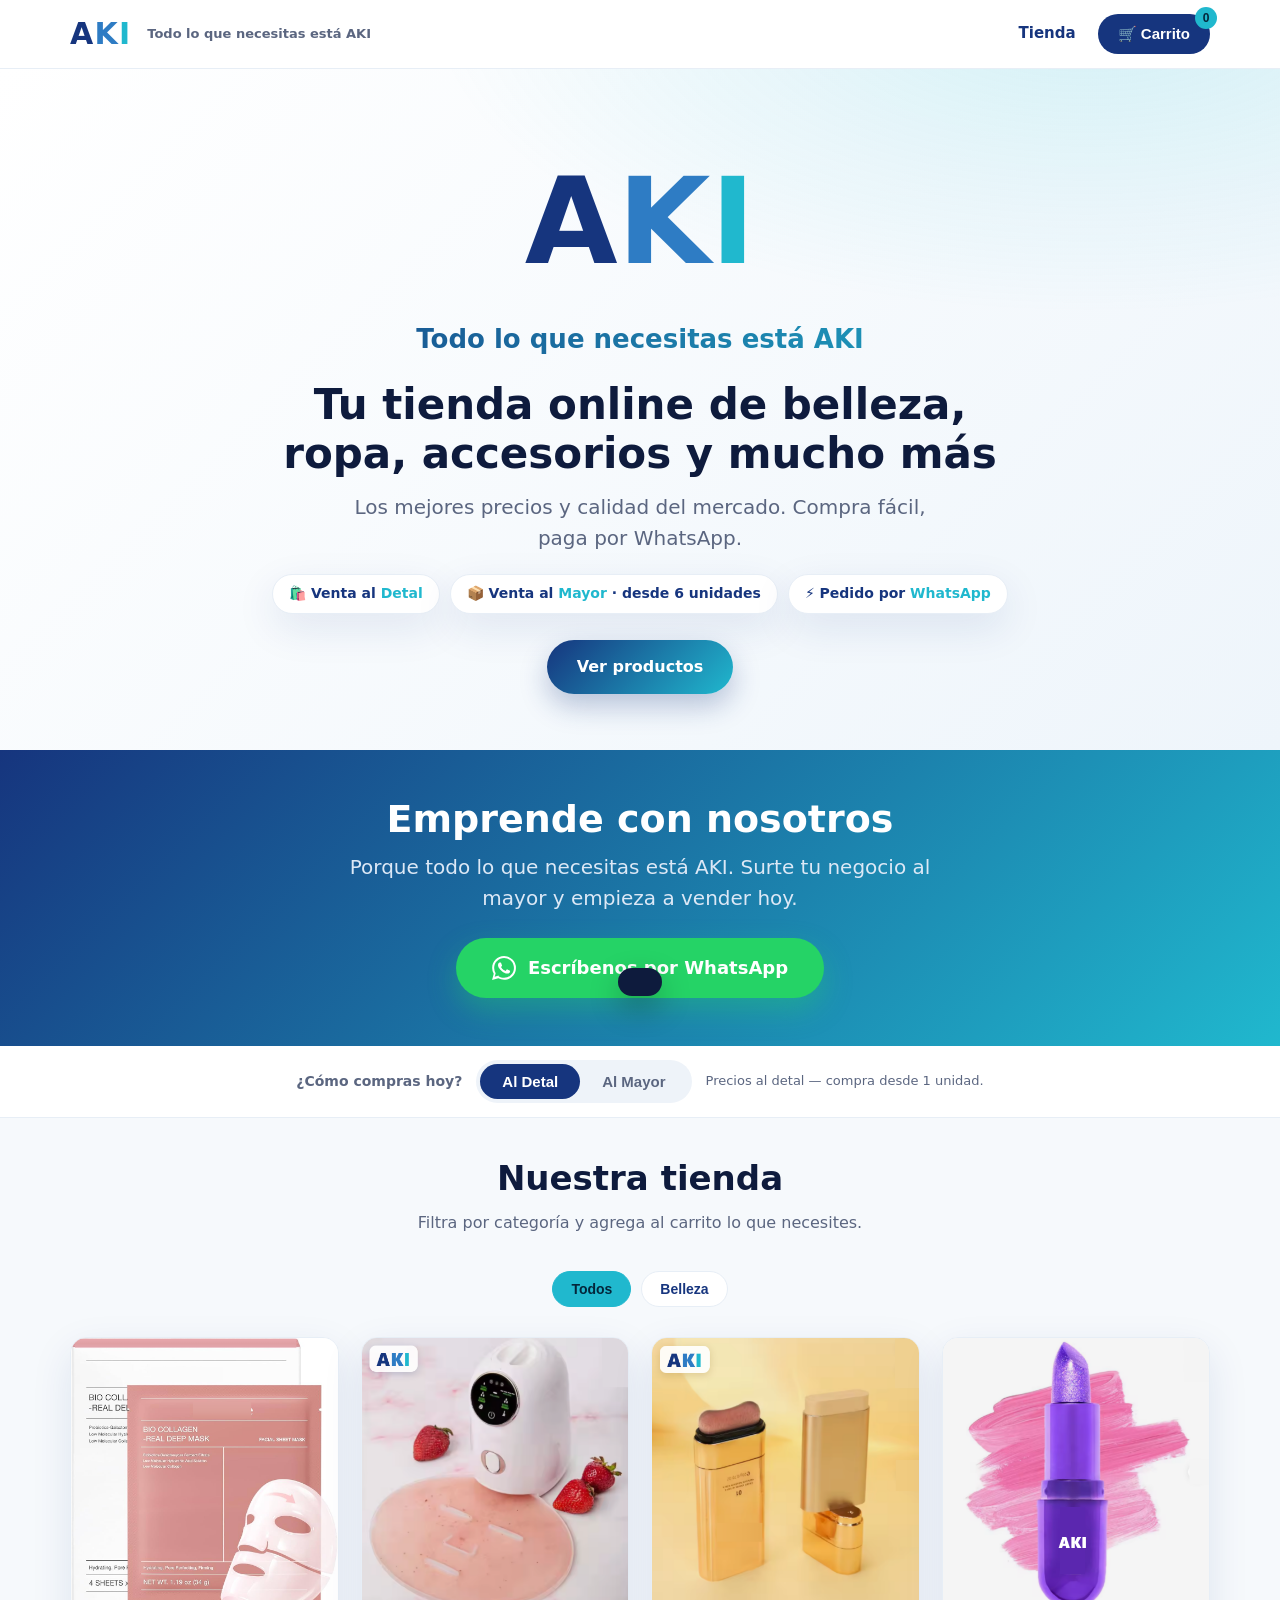
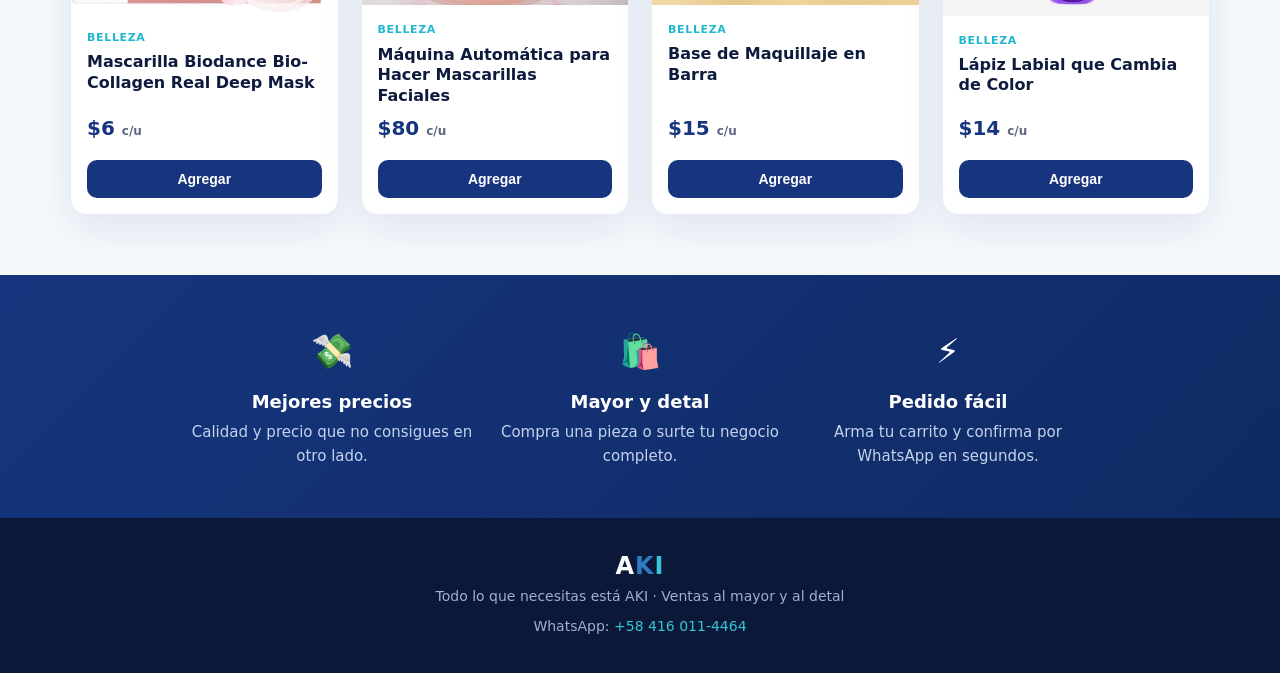
<file: site/index.html>
<!DOCTYPE html>
<html lang="es">
<head>
<meta charset="UTF-8">
<meta name="viewport" content="width=device-width, initial-scale=1.0">
<title>AKI · Todo lo que necesitas está AKI</title>
<meta name="description" content="Tienda online AKI: belleza, ropa, accesorios y mucho más. Compra al mayor y al detal. Haz tu pedido por WhatsApp.">
<link rel="stylesheet" href="estilos.css">
</head>
<body>

<svg width="0" height="0" style="position:absolute"><symbol id="wa" viewBox="0 0 24 24"><path d="M.057 24l1.687-6.163a11.867 11.867 0 01-1.587-5.946C.16 5.335 5.495 0 12.05 0a11.817 11.817 0 018.413 3.488 11.824 11.824 0 013.48 8.414c-.003 6.557-5.338 11.892-11.893 11.892a11.9 11.9 0 01-5.688-1.448L.057 24zm6.597-3.807c1.676.995 3.276 1.591 5.392 1.592 5.448 0 9.886-4.434 9.889-9.885.002-5.462-4.415-9.89-9.881-9.892-5.452 0-9.887 4.434-9.889 9.884a9.86 9.86 0 001.51 5.26l-.999 3.648 3.978-1.207zm11.387-5.464c-.074-.124-.272-.198-.57-.347-.297-.149-1.758-.868-2.031-.967-.272-.099-.47-.149-.669.149-.198.297-.768.967-.941 1.165-.173.198-.347.223-.644.074-.297-.149-1.255-.462-2.39-1.475-.883-.788-1.48-1.761-1.653-2.059-.173-.297-.018-.458.13-.606.134-.133.298-.347.446-.521.149-.174.198-.298.298-.496.099-.198.05-.372-.025-.521-.074-.149-.669-1.611-.916-2.206-.242-.579-.487-.501-.669-.51l-.57-.01c-.198 0-.52.074-.792.372-.272.297-1.04 1.016-1.04 2.479 0 1.462 1.065 2.875 1.213 3.074.149.198 2.096 3.2 5.077 4.487.709.306 1.262.489 1.694.626.712.226 1.36.194 1.872.118.571-.085 1.758-.719 2.006-1.413.248-.694.248-1.289.173-1.413z"/></symbol></svg>

<header>
  <div class="wrap nav">
    <span class="logo"><span class="a">A</span><span class="k">K</span><span class="i">I</span></span>
    <span class="slogan">Todo lo que necesitas está AKI</span>
    <span class="spacer"></span>
    <nav class="nav-links">
      <a href="#tienda">Tienda</a>
      <!-- Librería oculta temporalmente (no habilitada aún). Re-activar quitando el comentario.
      <a href="libreria.html">📚 Librería</a>
      -->
    </nav>
    <button class="cart-btn" onclick="openCart()">
      🛒 Carrito <span class="count" id="cartCount">0</span>
    </button>
  </div>
</header>

<!-- HERO -->
<section class="hero">
  <div class="wrap">
    <div class="logo-big"><span class="a">A</span><span class="k">K</span><span class="i">I</span></div>
    <div class="slogan-main">Todo lo que necesitas está AKI</div>
    <h1>Tu tienda online de belleza, ropa, accesorios y mucho más</h1>
    <p class="sub">Los mejores precios y calidad del mercado. Compra fácil, paga por WhatsApp.</p>
    <div class="pills">
      <span class="pill">🛍️ Venta al <b>Detal</b></span>
      <span class="pill">📦 Venta al <b>Mayor</b> · desde 6 unidades</span>
      <span class="pill">⚡ Pedido por <b>WhatsApp</b></span>
    </div>
    <a class="btn btn-primary" href="#tienda">Ver productos</a>
    <!-- Botón Librería oculto temporalmente (no habilitada aún).
    <a class="btn btn-primary" href="libreria.html" style="margin-left:8px">📚 Listas escolares</a>
    -->
  </div>
</section>

<!-- BANNER EMPRENDE -->
<section style="background:linear-gradient(135deg,#16357E,#20B8CE);color:#fff;text-align:center;padding:48px 20px">
  <div class="wrap">
    <h2 style="font-size:clamp(24px,4.2vw,38px);font-weight:800;margin-bottom:10px;color:#fff;line-height:1.15">Emprende con nosotros</h2>
    <p style="font-size:clamp(16px,2.4vw,20px);color:#dce8f6;max-width:620px;margin:0 auto 24px">Porque todo lo que necesitas está AKI. Surte tu negocio al mayor y empieza a vender hoy.</p>
    <a href="https://wa.me/584160114464?text=Hola%20AKI%2C%20quiero%20emprender%20con%20ustedes" target="_blank" rel="noopener"
       style="display:inline-flex;align-items:center;gap:12px;background:#25D366;color:#fff;font-weight:800;font-size:18px;text-decoration:none;padding:16px 36px;border-radius:999px;box-shadow:0 12px 28px rgba(37,211,102,.35)">
      <svg style="width:24px;height:24px;fill:#fff"><use href="#wa"/></svg> Escríbenos por WhatsApp
    </a>
  </div>
</section>

<!-- MODE TOGGLE -->
<div class="mode-bar">
  <div class="wrap mode-inner">
    <span class="mode-label">¿Cómo compras hoy?</span>
    <div class="toggle">
      <button id="btnDetal" class="active" onclick="setMode('detal')">Al Detal</button>
      <button id="btnMayor" onclick="setMode('mayor')">Al Mayor</button>
    </div>
    <span class="mode-note" id="modeNote">Precios al detal — compra desde 1 unidad.</span>
  </div>
</div>

<!-- TIENDA -->
<section id="tienda">
  <div class="wrap">
    <div class="section-title">
      <h2>Nuestra tienda</h2>
      <p>Filtra por categoría y agrega al carrito lo que necesites.</p>
    </div>
    <div class="cats" id="cats"></div>
    <div class="grid" id="grid"></div>
  </div>
</section>

<!-- TRUST -->
<section class="trust">
  <div class="wrap">
    <div class="trust-grid">
      <div><div class="ic">💸</div><h3>Mejores precios</h3><p>Calidad y precio que no consigues en otro lado.</p></div>
      <div><div class="ic">🛍️</div><h3>Mayor y detal</h3><p>Compra una pieza o surte tu negocio completo.</p></div>
      <div><div class="ic">⚡</div><h3>Pedido fácil</h3><p>Arma tu carrito y confirma por WhatsApp en segundos.</p></div>
    </div>
  </div>
</section>

<footer>
  <div class="wrap">
    <div class="logo"><span class="a">A</span><span class="k">K</span><span class="i">I</span></div>
    <div>Todo lo que necesitas está AKI · Ventas al mayor y al detal</div>
    <div style="margin-top:8px">WhatsApp: <a href="https://wa.me/584160114464" target="_blank" rel="noopener">+58 416 011-4464</a></div>
  </div>
</footer>

<!-- CART -->
<div class="overlay" id="overlay" onclick="closeCart()"></div>
<aside class="drawer" id="drawer" aria-label="Carrito">
  <div class="drawer-head">
    <h3>Tu carrito</h3>
    <button class="close" onclick="closeCart()">&times;</button>
  </div>
  <div class="drawer-items" id="drawerItems"></div>
  <div class="drawer-foot">
    <div class="totrow"><span>Total</span><span id="cartTotal">$0</span></div>
    <div class="foot-note" id="footNote"></div>
    <button class="checkout" id="checkoutBtn" onclick="checkout()" disabled>
      <svg class="wa-ico"><use href="#wa"/></svg> Confirmar pedido por WhatsApp
    </button>
  </div>
</aside>

<div class="toast" id="toast"></div>

<script src="catalogo.js"></script>
<script src="cart.js"></script>
<script>
/* ---------------- página tienda ---------------- */
let filtro = "Todos";

function renderCats(){
  const cats = ["Todos", ...new Set(PRODUCTOS.map(p=>p.cat))];
  $("#cats").innerHTML = cats.map(c =>
    `<button class="cat ${c===filtro?'active':''}" onclick="setFiltro('${c}')">${c}</button>`
  ).join("");
}
function setFiltro(c){ filtro=c; renderCats(); renderGrid(); }

function renderGrid(){
  const lista = PRODUCTOS.filter(p => filtro==="Todos" || p.cat===filtro);
  $("#grid").innerHTML = lista.map(p => `
    <div class="card">
      <div class="thumb">${p.img}</div>
      <div class="card-body">
        <span class="cat-tag">${p.cat}</span>
        <h3>${p.nombre}</h3>
        <div class="price">${fmt(precioDe(p))} <small>${modo==='mayor'?'c/u al mayor':'c/u'}</small></div>
        <button class="add" onclick="addToCart(${p.id})">Agregar</button>
      </div>
    </div>
  `).join("");
}

/* qué re-pintar al cambiar detal/mayor (lo llama cart.js) */
function onModeChange(){ renderGrid(); }

/* ---------------- init ---------------- */
load(); renderCats(); renderGrid(); renderCart(); updateCount();
</script>
</body>
</html>
</file>
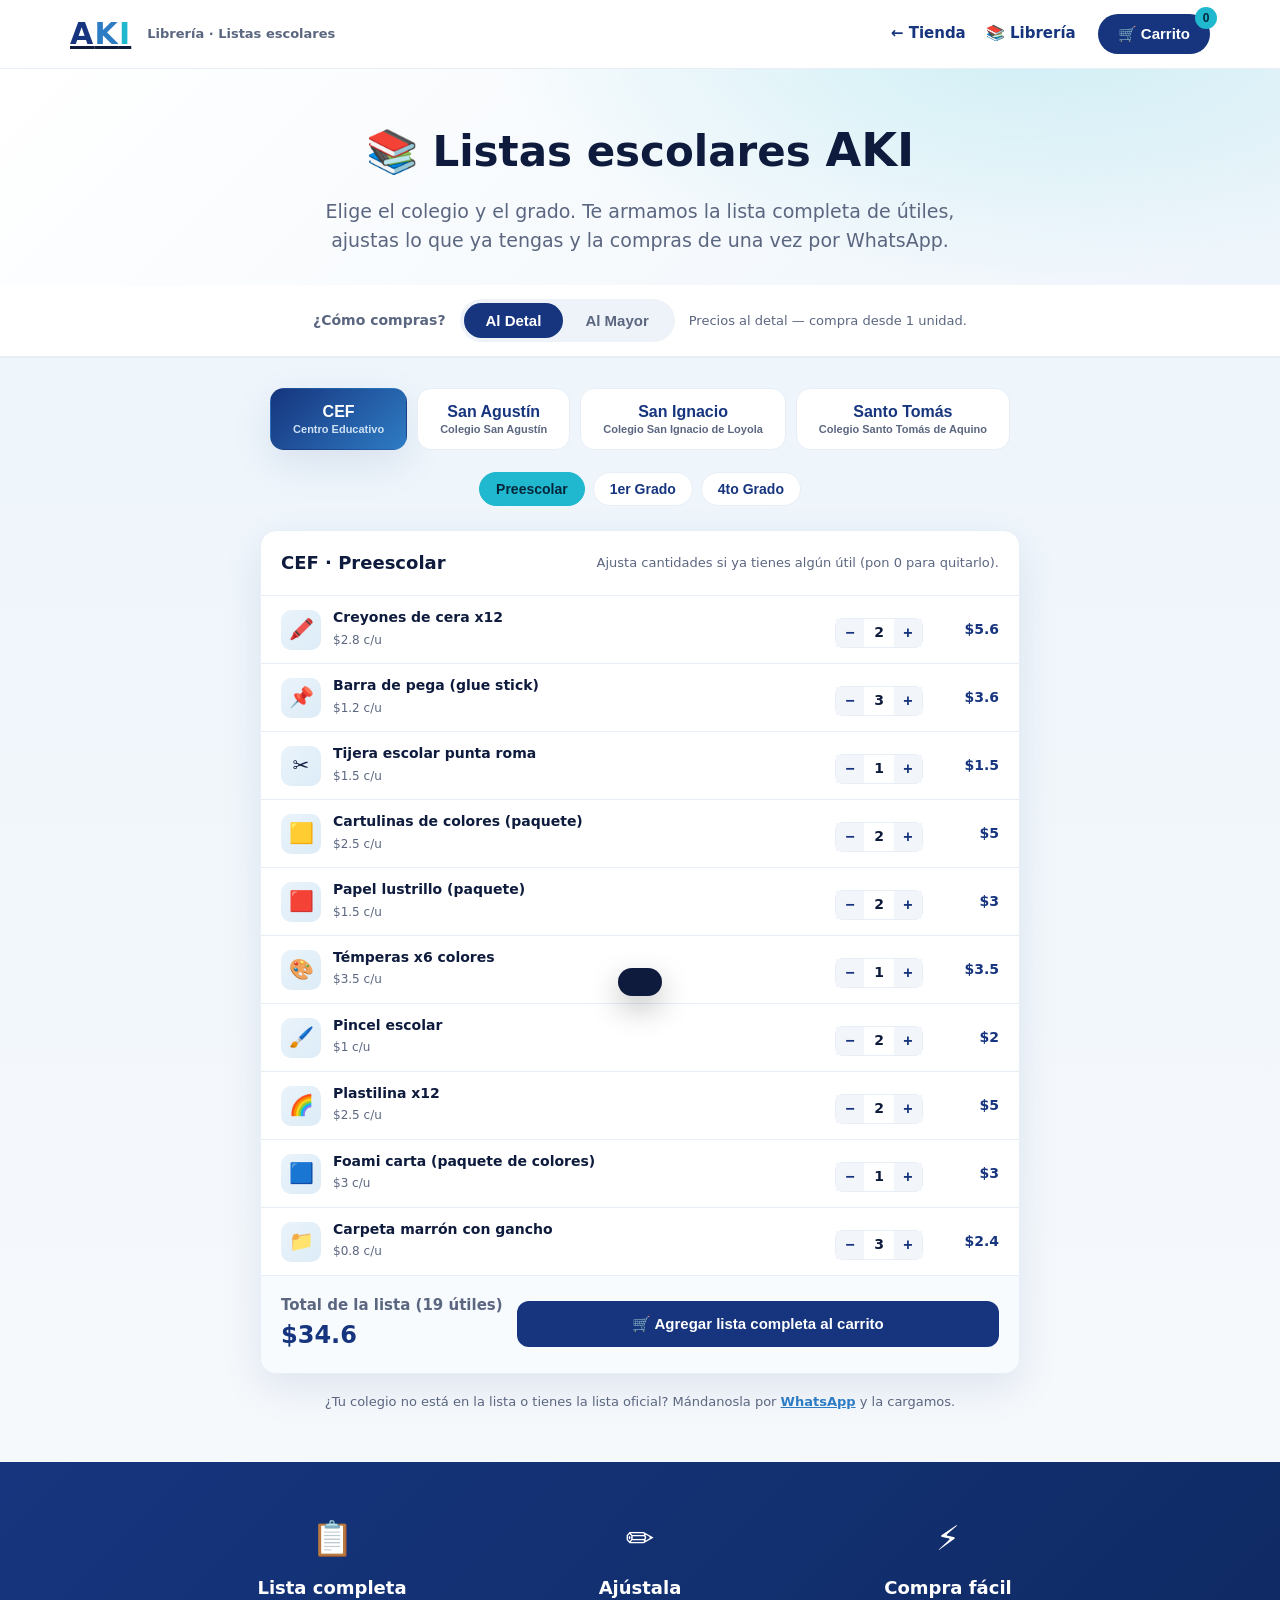
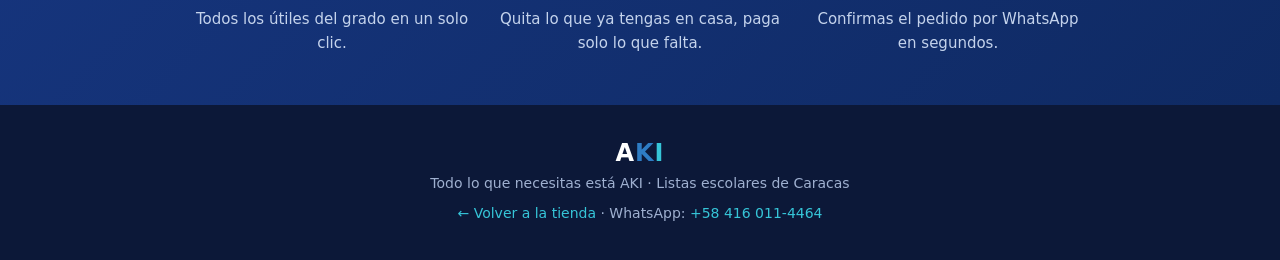
<file: site/libreria.html>
<!DOCTYPE html>
<html lang="es">
<head>
<meta charset="UTF-8">
<meta name="viewport" content="width=device-width, initial-scale=1.0">
<title>AKI · Librería · Listas escolares</title>
<meta name="description" content="Listas escolares de colegios de Caracas en AKI. Elige el colegio y el grado, arma la lista completa de útiles y compra por WhatsApp.">
<link rel="stylesheet" href="estilos.css">
</head>
<body>

<svg width="0" height="0" style="position:absolute"><symbol id="wa" viewBox="0 0 24 24"><path d="M.057 24l1.687-6.163a11.867 11.867 0 01-1.587-5.946C.16 5.335 5.495 0 12.05 0a11.817 11.817 0 018.413 3.488 11.824 11.824 0 013.48 8.414c-.003 6.557-5.338 11.892-11.893 11.892a11.9 11.9 0 01-5.688-1.448L.057 24zm6.597-3.807c1.676.995 3.276 1.591 5.392 1.592 5.448 0 9.886-4.434 9.889-9.885.002-5.462-4.415-9.89-9.881-9.892-5.452 0-9.887 4.434-9.889 9.884a9.86 9.86 0 001.51 5.26l-.999 3.648 3.978-1.207zm11.387-5.464c-.074-.124-.272-.198-.57-.347-.297-.149-1.758-.868-2.031-.967-.272-.099-.47-.149-.669.149-.198.297-.768.967-.941 1.165-.173.198-.347.223-.644.074-.297-.149-1.255-.462-2.39-1.475-.883-.788-1.48-1.761-1.653-2.059-.173-.297-.018-.458.13-.606.134-.133.298-.347.446-.521.149-.174.198-.298.298-.496.099-.198.05-.372-.025-.521-.074-.149-.669-1.611-.916-2.206-.242-.579-.487-.501-.669-.51l-.57-.01c-.198 0-.52.074-.792.372-.272.297-1.04 1.016-1.04 2.479 0 1.462 1.065 2.875 1.213 3.074.149.198 2.096 3.2 5.077 4.487.709.306 1.262.489 1.694.626.712.226 1.36.194 1.872.118.571-.085 1.758-.719 2.006-1.413.248-.694.248-1.289.173-1.413z"/></symbol></svg>

<header>
  <div class="wrap nav">
    <a class="logo" href="index.html"><span class="a">A</span><span class="k">K</span><span class="i">I</span></a>
    <span class="slogan">Librería · Listas escolares</span>
    <span class="spacer"></span>
    <nav class="nav-links">
      <a href="index.html">← Tienda</a>
      <a href="libreria.html">📚 Librería</a>
    </nav>
    <button class="cart-btn" onclick="openCart()">
      🛒 Carrito <span class="count" id="cartCount">0</span>
    </button>
  </div>
</header>

<!-- HERO LIBRERÍA -->
<section class="libreria-hero">
  <div class="wrap">
    <h1>📚 Listas escolares <span class="em">AKI</span></h1>
    <p>Elige el colegio y el grado. Te armamos la lista completa de útiles, ajustas lo que ya tengas y la compras de una vez por WhatsApp.</p>
  </div>
</section>

<!-- MODE TOGGLE -->
<div class="mode-bar">
  <div class="wrap mode-inner">
    <span class="mode-label">¿Cómo compras?</span>
    <div class="toggle">
      <button id="btnDetal" class="active" onclick="setMode('detal')">Al Detal</button>
      <button id="btnMayor" onclick="setMode('mayor')">Al Mayor</button>
    </div>
    <span class="mode-note" id="modeNote">Precios al detal — compra desde 1 unidad.</span>
  </div>
</div>

<!-- LIBRERÍA -->
<section class="libreria" style="padding:24px 0 10px">
  <div class="wrap">
    <div class="school-tabs" id="schoolTabs"></div>
    <div class="grade-tabs" id="gradeTabs"></div>
    <div id="listaWrap"></div>
    <p style="text-align:center;color:var(--muted);font-size:13px;margin:18px 0 40px">
      ¿Tu colegio no está en la lista o tienes la lista oficial? Mándanosla por
      <a href="https://wa.me/584160114464" target="_blank" rel="noopener" style="color:var(--royal);font-weight:700">WhatsApp</a> y la cargamos.
    </p>
  </div>
</section>

<!-- TRUST -->
<section class="trust">
  <div class="wrap">
    <div class="trust-grid">
      <div><div class="ic">📋</div><h3>Lista completa</h3><p>Todos los útiles del grado en un solo clic.</p></div>
      <div><div class="ic">✏️</div><h3>Ajústala</h3><p>Quita lo que ya tengas en casa, paga solo lo que falta.</p></div>
      <div><div class="ic">⚡</div><h3>Compra fácil</h3><p>Confirmas el pedido por WhatsApp en segundos.</p></div>
    </div>
  </div>
</section>

<footer>
  <div class="wrap">
    <div class="logo"><span class="a">A</span><span class="k">K</span><span class="i">I</span></div>
    <div>Todo lo que necesitas está AKI · Listas escolares de Caracas</div>
    <div style="margin-top:8px"><a href="index.html">← Volver a la tienda</a> · WhatsApp: <a href="https://wa.me/584160114464" target="_blank" rel="noopener">+58 416 011-4464</a></div>
  </div>
</footer>

<!-- CART -->
<div class="overlay" id="overlay" onclick="closeCart()"></div>
<aside class="drawer" id="drawer" aria-label="Carrito">
  <div class="drawer-head">
    <h3>Tu carrito</h3>
    <button class="close" onclick="closeCart()">&times;</button>
  </div>
  <div class="drawer-items" id="drawerItems"></div>
  <div class="drawer-foot">
    <div class="totrow"><span>Total</span><span id="cartTotal">$0</span></div>
    <div class="foot-note" id="footNote"></div>
    <button class="checkout" id="checkoutBtn" onclick="checkout()" disabled>
      <svg class="wa-ico"><use href="#wa"/></svg> Confirmar pedido por WhatsApp
    </button>
  </div>
</aside>

<div class="toast" id="toast"></div>

<script src="catalogo.js"></script>
<script src="cart.js"></script>
<script>
/* ---------------- página librería ---------------- */
let colegioActivo = COLEGIOS[0].id;
let gradoActivo = 0;
let listaQty = {};   // {idArticulo: cantidad} de la lista mostrada

function colegioActual(){ return COLEGIOS.find(c=>c.id===colegioActivo); }

function renderSchoolTabs(){
  $("#schoolTabs").innerHTML = COLEGIOS.map(c=>`
    <button class="school-tab ${c.id===colegioActivo?'active':''}" onclick="setColegio('${c.id}')">
      ${c.nombre}<small>${c.lema}</small>
    </button>`).join("");
}
function setColegio(id){ colegioActivo=id; gradoActivo=0; renderSchoolTabs(); renderGradeTabs(); cargarLista(); }

function renderGradeTabs(){
  const c = colegioActual();
  $("#gradeTabs").innerHTML = c.grados.map((g,i)=>`
    <button class="grade-tab ${i===gradoActivo?'active':''}" onclick="setGrado(${i})">${g.nombre}</button>`).join("");
}
function setGrado(i){ gradoActivo=i; renderGradeTabs(); cargarLista(); }

/* carga las cantidades oficiales de la lista al estado editable */
function cargarLista(){
  const g = colegioActual().grados[gradoActivo];
  listaQty = {};
  g.items.forEach(it=> listaQty[it.id] = it.q);
  renderLista();
}
function changeListaQty(id,d){
  listaQty[id] = Math.max(0,(listaQty[id]||0)+d);
  renderLista();
}
function totalLista(){
  return Object.entries(listaQty).reduce((s,[id,q])=> s + precioDe(getProd(id))*q, 0);
}
function totalUnidadesLista(){
  return Object.values(listaQty).reduce((a,b)=>a+b,0);
}

function renderLista(){
  const c = colegioActual();
  const g = c.grados[gradoActivo];
  const filas = g.items.map(it=>{
    const p = getProd(it.id); const q = listaQty[it.id]||0;
    return `<div class="lista-row" style="${q===0?'opacity:.45':''}">
      <div class="lr-ico">${p.img}</div>
      <div class="lr-info">
        <h4>${p.nombre}</h4>
        <small>${fmt(precioDe(p))} c/u${modo==='mayor'?' (al mayor)':''}</small>
      </div>
      <div class="qty">
        <button onclick="changeListaQty(${it.id},-1)">−</button>
        <span>${q}</span>
        <button onclick="changeListaQty(${it.id},1)">+</button>
      </div>
      <div class="lr-sub">${fmt(precioDe(p)*q)}</div>
    </div>`;
  }).join("");

  $("#listaWrap").innerHTML = `
    <div class="lista-card">
      <div class="lista-head">
        <h3>${c.nombre} · ${g.nombre}</h3>
        <span class="lh-note">Ajusta cantidades si ya tienes algún útil (pon 0 para quitarlo).</span>
      </div>
      ${filas}
      <div class="lista-foot">
        <div class="lf-tot">Total de la lista (${totalUnidadesLista()} útiles)<b>${fmt(totalLista())}</b></div>
        <button class="add-lista" onclick="agregarLista()">🛒 Agregar lista completa al carrito</button>
      </div>
    </div>`;
}

function agregarLista(){
  let n = 0;
  Object.entries(listaQty).forEach(([id,q])=>{
    if(q>0){ cart[id] = (cart[id]||0) + q; n += q; }
  });
  if(n===0){ toast("La lista está en 0 útiles"); return; }
  save(); renderCart(); updateCount();
  const c = colegioActual(); const g = c.grados[gradoActivo];
  toast(`✓ Lista ${c.nombre} ${g.nombre} agregada (${n} útiles)`);
  openCart();
}

/* qué re-pintar al cambiar detal/mayor (lo llama cart.js) */
function onModeChange(){ if(Object.keys(listaQty).length) renderLista(); }

/* ---------------- init ---------------- */
load(); renderCart(); updateCount();
renderSchoolTabs(); renderGradeTabs(); cargarLista();
</script>
</body>
</html>
</file>
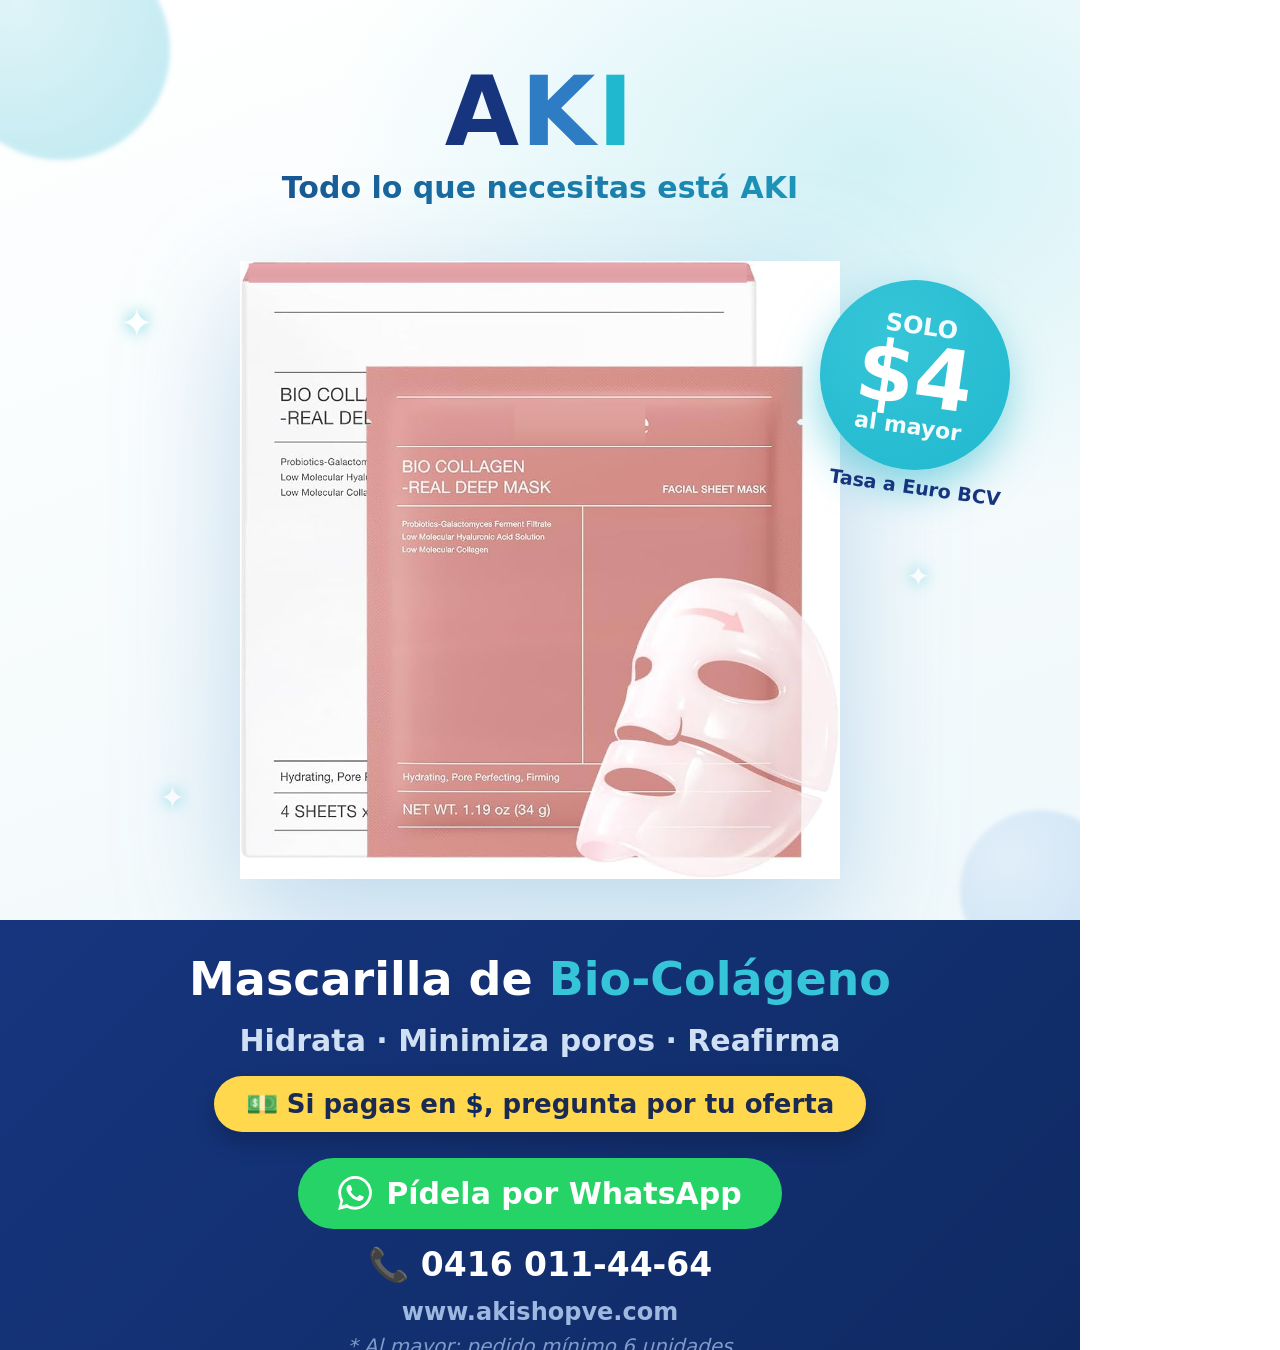
<file: assets/instagram/mascarilla-post-mayor.html>
<!DOCTYPE html>
<html lang="es">
<head>
<meta charset="UTF-8">
<style>
  *{margin:0;padding:0;box-sizing:border-box}
  :root{
    --navy:#16357E;--royal:#2E7CC4;--teal:#20B8CE;--light:#36C5D8;
    --pink:#EE8FA6;--pink-d:#E36E8C;
  }
  html,body{margin:0}
  .post{
    width:1080px;height:1350px;position:relative;overflow:hidden;
    font-family:'Segoe UI',system-ui,Arial,sans-serif;
    background:
      radial-gradient(900px 600px at 80% 12%, rgba(54,197,216,.20), transparent 60%),
      radial-gradient(700px 500px at 15% 95%, rgba(46,124,196,.16), transparent 60%),
      linear-gradient(160deg,#ffffff 0%,#eaf6f9 100%);
  }
  /* deco blobs */
  .blob{position:absolute;border-radius:50%;filter:blur(2px);opacity:.5}
  .b1{width:220px;height:220px;background:radial-gradient(circle at 30% 30%,#bfeaf2,#7fd4e3);top:-60px;left:-50px}
  .b2{width:160px;height:160px;background:radial-gradient(circle at 30% 30%,#cfe3f7,#9bc2ec);bottom:380px;right:-40px;opacity:.45}

  /* header */
  .head{position:absolute;top:64px;left:0;right:0;text-align:center}
  .logo{font-size:96px;font-weight:800;letter-spacing:2px;line-height:1}
  .logo .a{color:var(--navy)}.logo .k{color:var(--royal)}.logo .i{color:var(--teal)}
  .slogan{margin-top:10px;font-size:30px;font-weight:700;
    background:linear-gradient(90deg,var(--navy),var(--teal));
    -webkit-background-clip:text;background-clip:text;color:transparent}

  /* product photo */
  .stage{position:absolute;top:250px;left:50%;transform:translateX(-50%);
    width:600px;height:640px;display:flex;align-items:center;justify-content:center}
  .prodimg{max-width:100%;max-height:100%;object-fit:contain;
    filter:drop-shadow(0 38px 60px rgba(46,124,196,.28))}

  /* sparkles */
  .spark{position:absolute;color:#fff;font-size:40px;text-shadow:0 0 16px rgba(54,197,216,.8)}

  /* price badge */
  .price{position:absolute;top:280px;right:70px;width:190px;height:190px;border-radius:50%;
    background:radial-gradient(circle at 35% 30%,var(--light),var(--teal));
    box-shadow:0 18px 40px rgba(32,184,206,.5);transform:rotate(8deg);
    display:flex;flex-direction:column;align-items:center;justify-content:center;color:#fff;z-index:5}
  .price .small{font-size:24px;font-weight:700;opacity:.95;margin-bottom:-6px}
  .price .big{font-size:84px;font-weight:800;line-height:1}
  .price .u{font-size:22px;font-weight:700;opacity:.95;margin-top:-4px}

  /* bottom banner */
  .banner{position:absolute;left:0;right:0;bottom:0;height:430px;
    background:linear-gradient(135deg,var(--navy),#0f2a63);color:#fff;
    padding:34px 70px 0;text-align:center}
  .phone{margin-top:16px;font-size:33px;font-weight:800;color:#fff;
    display:flex;align-items:center;justify-content:center;gap:12px}
  .phone .ic{color:#36C5D8}
  .pname{font-size:46px;font-weight:800;line-height:1.1}
  .pname span{color:var(--light)}
  .bens{margin-top:18px;font-size:30px;font-weight:600;color:#cfe0f5}
  .cta{margin-top:26px;display:inline-flex;align-items:center;gap:14px;
    background:#25D366;color:#fff;font-size:30px;font-weight:800;
    padding:18px 40px;border-radius:999px}
  .cta svg{width:34px;height:34px;fill:#fff}
  .site{margin-top:14px;font-size:24px;color:#9fb8e0;font-weight:600}
  .note{margin-top:8px;font-size:20px;color:#7f9bc9;font-style:italic;font-weight:500}

  /* letrero oferta en $ (dentro del banner, encima del WhatsApp) */
  .offer{display:inline-block;background:#FFD84D;color:#1b2a52;font-weight:800;font-size:26px;
    padding:13px 32px;border-radius:999px;white-space:nowrap;margin-top:18px;
    box-shadow:0 10px 22px rgba(0,0,0,.20)}
  .offer b{color:#0f2a63}
  /* tasa pequeña bajo el precio */
  .tasa{position:absolute;top:476px;right:70px;width:190px;text-align:center;z-index:6;
    font-size:19px;font-weight:700;color:#16357E;transform:rotate(8deg)}
</style>
</head>
<body>
<div class="post">
  <div class="blob b1"></div>
  <div class="blob b2"></div>

  <div class="head">
    <div class="logo"><span class="a">A</span><span class="k">K</span><span class="i">I</span></div>
    <div class="slogan">Todo lo que necesitas está AKI</div>
  </div>

  <div class="spark" style="top:300px;left:120px">✦</div>
  <div class="spark" style="top:560px;right:150px;font-size:28px">✦</div>
  <div class="spark" style="top:780px;left:160px;font-size:30px">✦</div>

  <div class="stage">
    <img class="prodimg" src="biodance-clean.png" alt="Mascarilla Bio Collagen Real Deep Mask">
  </div>

  <div class="price">
    <div class="small">SOLO</div>
    <div class="big">$4</div>
    <div class="u">al mayor</div>
  </div>
  <div class="tasa">Tasa a Euro BCV</div>

  <div class="banner">
    <div class="pname">Mascarilla de <span>Bio-Colágeno</span></div>
    <div class="bens">Hidrata · Minimiza poros · Reafirma</div>
    <div class="offer">💵 Si pagas en <b>$</b>, pregunta por tu oferta</div>
    <div class="cta">
      <svg viewBox="0 0 24 24"><path d="M.057 24l1.687-6.163a11.867 11.867 0 01-1.587-5.946C.16 5.335 5.495 0 12.05 0a11.817 11.817 0 018.413 3.488 11.824 11.824 0 013.48 8.414c-.003 6.557-5.338 11.892-11.893 11.892a11.9 11.9 0 01-5.688-1.448L.057 24zm6.597-3.807c1.676.995 3.276 1.591 5.392 1.592 5.448 0 9.886-4.434 9.889-9.885.002-5.462-4.415-9.89-9.881-9.892-5.452 0-9.887 4.434-9.889 9.884a9.86 9.86 0 001.51 5.26l-.999 3.648 3.978-1.207zm11.387-5.464c-.074-.124-.272-.198-.57-.347-.297-.149-1.758-.868-2.031-.967-.272-.099-.47-.149-.669.149-.198.297-.768.967-.941 1.165-.173.198-.347.223-.644.074-.297-.149-1.255-.462-2.39-1.475-.883-.788-1.48-1.761-1.653-2.059-.173-.297-.018-.458.13-.606.134-.133.298-.347.446-.521.149-.174.198-.298.298-.496.099-.198.05-.372-.025-.521-.074-.149-.669-1.611-.916-2.206-.242-.579-.487-.501-.669-.51l-.57-.01c-.198 0-.52.074-.792.372-.272.297-1.04 1.016-1.04 2.479 0 1.462 1.065 2.875 1.213 3.074.149.198 2.096 3.2 5.077 4.487.709.306 1.262.489 1.694.626.712.226 1.36.194 1.872.118.571-.085 1.758-.719 2.006-1.413.248-.694.248-1.289.173-1.413z"/></svg>
      Pídela por WhatsApp
    </div>
    <div class="phone"><span class="ic">📞</span> 0416 011-44-64</div>
    <div class="site">www.akishopve.com</div>
    <div class="note">* Al mayor: pedido mínimo 6 unidades</div>
  </div>
</div>
</body>
</html>
</file>
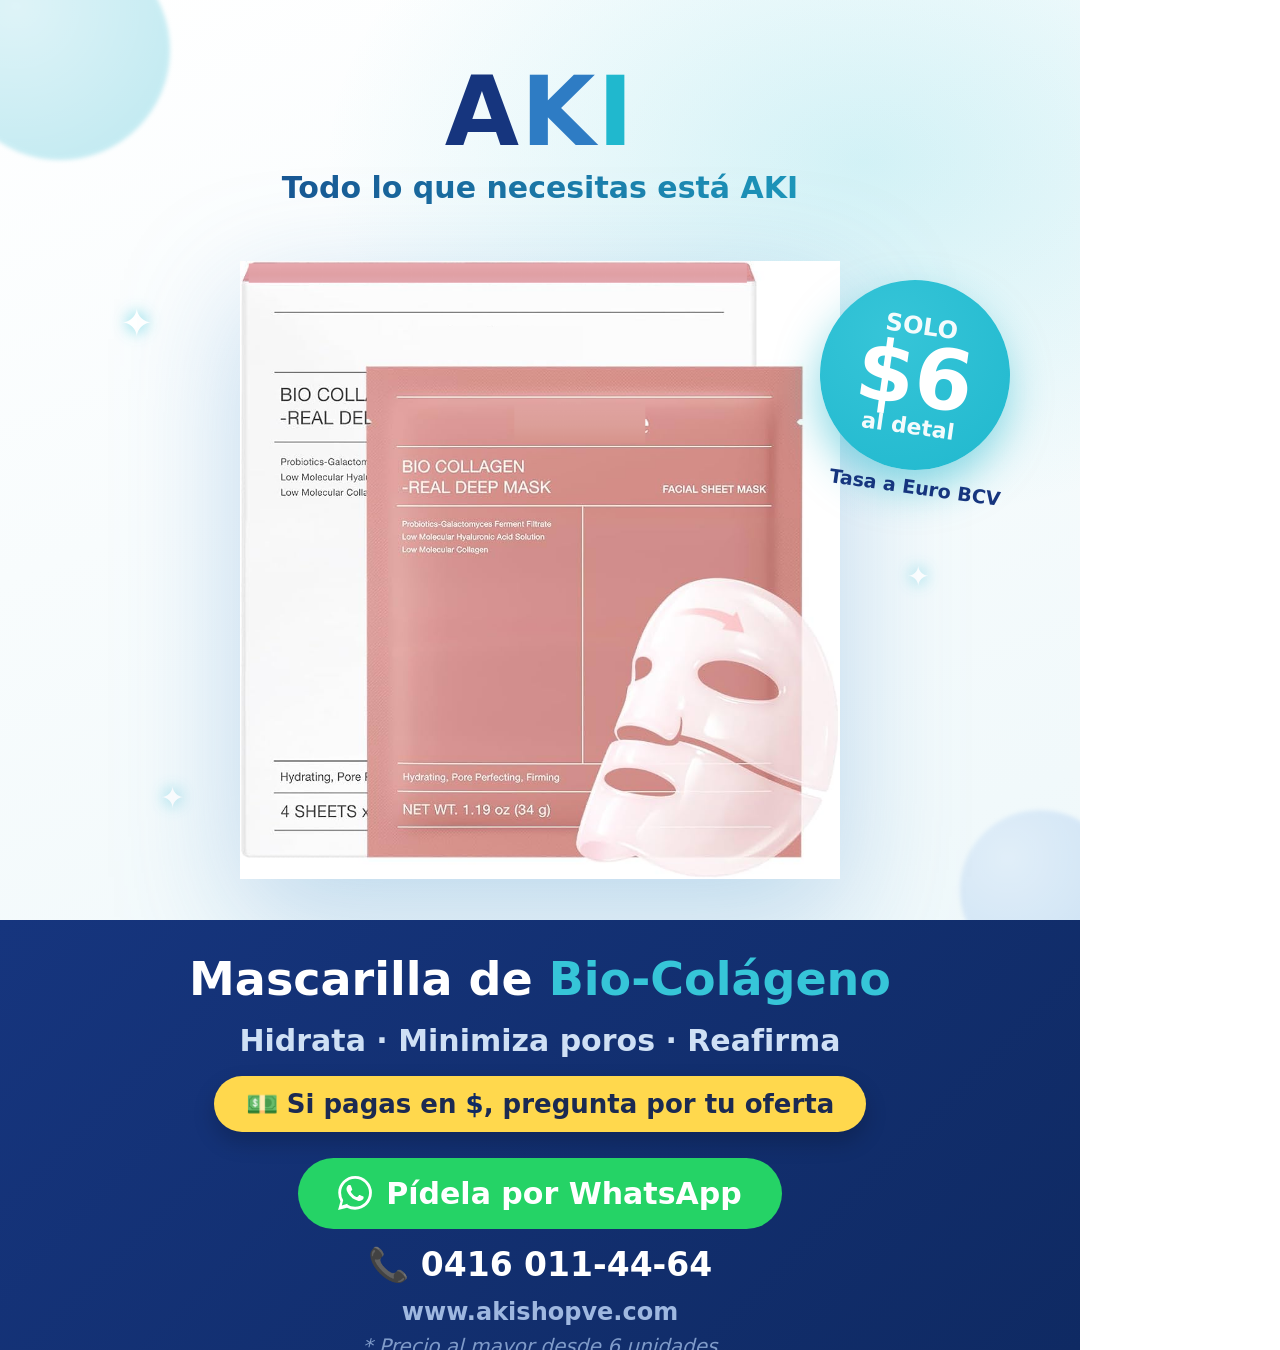
<file: assets/instagram/mascarilla-post.html>
<!DOCTYPE html>
<html lang="es">
<head>
<meta charset="UTF-8">
<style>
  *{margin:0;padding:0;box-sizing:border-box}
  :root{
    --navy:#16357E;--royal:#2E7CC4;--teal:#20B8CE;--light:#36C5D8;
    --pink:#EE8FA6;--pink-d:#E36E8C;
  }
  html,body{margin:0}
  .post{
    width:1080px;height:1350px;position:relative;overflow:hidden;
    font-family:'Segoe UI',system-ui,Arial,sans-serif;
    background:
      radial-gradient(900px 600px at 80% 12%, rgba(54,197,216,.20), transparent 60%),
      radial-gradient(700px 500px at 15% 95%, rgba(46,124,196,.16), transparent 60%),
      linear-gradient(160deg,#ffffff 0%,#eaf6f9 100%);
  }
  /* deco blobs */
  .blob{position:absolute;border-radius:50%;filter:blur(2px);opacity:.5}
  .b1{width:220px;height:220px;background:radial-gradient(circle at 30% 30%,#bfeaf2,#7fd4e3);top:-60px;left:-50px}
  .b2{width:160px;height:160px;background:radial-gradient(circle at 30% 30%,#cfe3f7,#9bc2ec);bottom:380px;right:-40px;opacity:.45}

  /* header */
  .head{position:absolute;top:64px;left:0;right:0;text-align:center}
  .logo{font-size:96px;font-weight:800;letter-spacing:2px;line-height:1}
  .logo .a{color:var(--navy)}.logo .k{color:var(--royal)}.logo .i{color:var(--teal)}
  .slogan{margin-top:10px;font-size:30px;font-weight:700;
    background:linear-gradient(90deg,var(--navy),var(--teal));
    -webkit-background-clip:text;background-clip:text;color:transparent}

  /* product photo */
  .stage{position:absolute;top:250px;left:50%;transform:translateX(-50%);
    width:600px;height:640px;display:flex;align-items:center;justify-content:center}
  .prodimg{max-width:100%;max-height:100%;object-fit:contain;
    filter:drop-shadow(0 38px 60px rgba(46,124,196,.28))}

  /* sparkles */
  .spark{position:absolute;color:#fff;font-size:40px;text-shadow:0 0 16px rgba(54,197,216,.8)}

  /* price badge */
  .price{position:absolute;top:280px;right:70px;width:190px;height:190px;border-radius:50%;
    background:radial-gradient(circle at 35% 30%,var(--light),var(--teal));
    box-shadow:0 18px 40px rgba(32,184,206,.5);transform:rotate(8deg);
    display:flex;flex-direction:column;align-items:center;justify-content:center;color:#fff;z-index:5}
  .price .small{font-size:24px;font-weight:700;opacity:.95;margin-bottom:-6px}
  .price .big{font-size:84px;font-weight:800;line-height:1}
  .price .u{font-size:22px;font-weight:700;opacity:.95;margin-top:-4px}

  /* bottom banner */
  .banner{position:absolute;left:0;right:0;bottom:0;height:430px;
    background:linear-gradient(135deg,var(--navy),#0f2a63);color:#fff;
    padding:34px 70px 0;text-align:center}
  .phone{margin-top:16px;font-size:33px;font-weight:800;color:#fff;
    display:flex;align-items:center;justify-content:center;gap:12px}
  .phone .ic{color:#36C5D8}
  .pname{font-size:46px;font-weight:800;line-height:1.1}
  .pname span{color:var(--light)}
  .bens{margin-top:18px;font-size:30px;font-weight:600;color:#cfe0f5}
  .cta{margin-top:26px;display:inline-flex;align-items:center;gap:14px;
    background:#25D366;color:#fff;font-size:30px;font-weight:800;
    padding:18px 40px;border-radius:999px}
  .cta svg{width:34px;height:34px;fill:#fff}
  .site{margin-top:14px;font-size:24px;color:#9fb8e0;font-weight:600}
  .note{margin-top:8px;font-size:20px;color:#7f9bc9;font-style:italic;font-weight:500}

  /* letrero oferta en $ (dentro del banner, encima del WhatsApp) */
  .offer{display:inline-block;background:#FFD84D;color:#1b2a52;font-weight:800;font-size:26px;
    padding:13px 32px;border-radius:999px;white-space:nowrap;margin-top:18px;
    box-shadow:0 10px 22px rgba(0,0,0,.20)}
  .offer b{color:#0f2a63}
  /* tasa pequeña bajo el precio */
  .tasa{position:absolute;top:476px;right:70px;width:190px;text-align:center;z-index:6;
    font-size:19px;font-weight:700;color:#16357E;transform:rotate(8deg)}
</style>
</head>
<body>
<div class="post">
  <div class="blob b1"></div>
  <div class="blob b2"></div>

  <div class="head">
    <div class="logo"><span class="a">A</span><span class="k">K</span><span class="i">I</span></div>
    <div class="slogan">Todo lo que necesitas está AKI</div>
  </div>

  <div class="spark" style="top:300px;left:120px">✦</div>
  <div class="spark" style="top:560px;right:150px;font-size:28px">✦</div>
  <div class="spark" style="top:780px;left:160px;font-size:30px">✦</div>

  <div class="stage">
    <img class="prodimg" src="biodance-clean.png" alt="Mascarilla Bio Collagen Real Deep Mask">
  </div>

  <div class="price">
    <div class="small">SOLO</div>
    <div class="big">$6</div>
    <div class="u">al detal</div>
  </div>
  <div class="tasa">Tasa a Euro BCV</div>

  <div class="banner">
    <div class="pname">Mascarilla de <span>Bio-Colágeno</span></div>
    <div class="bens">Hidrata · Minimiza poros · Reafirma</div>
    <div class="offer">💵 Si pagas en <b>$</b>, pregunta por tu oferta</div>
    <div class="cta">
      <svg viewBox="0 0 24 24"><path d="M.057 24l1.687-6.163a11.867 11.867 0 01-1.587-5.946C.16 5.335 5.495 0 12.05 0a11.817 11.817 0 018.413 3.488 11.824 11.824 0 013.48 8.414c-.003 6.557-5.338 11.892-11.893 11.892a11.9 11.9 0 01-5.688-1.448L.057 24zm6.597-3.807c1.676.995 3.276 1.591 5.392 1.592 5.448 0 9.886-4.434 9.889-9.885.002-5.462-4.415-9.89-9.881-9.892-5.452 0-9.887 4.434-9.889 9.884a9.86 9.86 0 001.51 5.26l-.999 3.648 3.978-1.207zm11.387-5.464c-.074-.124-.272-.198-.57-.347-.297-.149-1.758-.868-2.031-.967-.272-.099-.47-.149-.669.149-.198.297-.768.967-.941 1.165-.173.198-.347.223-.644.074-.297-.149-1.255-.462-2.39-1.475-.883-.788-1.48-1.761-1.653-2.059-.173-.297-.018-.458.13-.606.134-.133.298-.347.446-.521.149-.174.198-.298.298-.496.099-.198.05-.372-.025-.521-.074-.149-.669-1.611-.916-2.206-.242-.579-.487-.501-.669-.51l-.57-.01c-.198 0-.52.074-.792.372-.272.297-1.04 1.016-1.04 2.479 0 1.462 1.065 2.875 1.213 3.074.149.198 2.096 3.2 5.077 4.487.709.306 1.262.489 1.694.626.712.226 1.36.194 1.872.118.571-.085 1.758-.719 2.006-1.413.248-.694.248-1.289.173-1.413z"/></svg>
      Pídela por WhatsApp
    </div>
    <div class="phone"><span class="ic">📞</span> 0416 011-44-64</div>
    <div class="site">www.akishopve.com</div>
    <div class="note">* Precio al mayor desde 6 unidades</div>
  </div>
</div>
</body>
</html>
</file>
<file: site/estilos.css>
:root{
  --navy:#16357E;--royal:#2E7CC4;--teal:#20B8CE;--light:#36C5D8;
  --ink:#0E1B3D;--muted:#5b6680;--bg:#f6f9fc;--white:#fff;--wa:#25D366;
  --line:#e7eef6;--radius:16px;--shadow:0 14px 40px rgba(22,53,126,.10);
}
*{box-sizing:border-box;margin:0;padding:0}
html{scroll-behavior:smooth}
body{font-family:'Segoe UI',system-ui,-apple-system,Roboto,Arial,sans-serif;color:var(--ink);background:var(--bg);line-height:1.55}
.wrap{max-width:1180px;margin:0 auto;padding:0 20px}
a{color:inherit}

/* logo */
.logo{font-weight:800;letter-spacing:.04em;display:inline-flex;line-height:1}
.logo .a{color:var(--navy)}.logo .k{color:var(--royal)}.logo .i{color:var(--teal)}

/* header */
header{position:sticky;top:0;z-index:40;background:rgba(255,255,255,.95);backdrop-filter:blur(8px);border-bottom:1px solid var(--line)}
.nav{display:flex;align-items:center;gap:16px;height:68px}
.nav .logo{font-size:30px}
.nav .slogan{color:var(--muted);font-size:13px;font-weight:600;display:none}
@media(min-width:900px){.nav .slogan{display:block}}
.nav .spacer{flex:1}
.cart-btn{position:relative;background:var(--navy);color:#fff;border:none;cursor:pointer;border-radius:999px;padding:11px 20px;font-weight:700;font-size:15px;display:inline-flex;align-items:center;gap:8px}
.cart-btn .count{position:absolute;top:-7px;right:-7px;background:var(--teal);color:#04263b;font-size:12px;font-weight:800;min-width:22px;height:22px;border-radius:11px;display:grid;place-items:center;padding:0 5px}

/* hero */
.hero{background:radial-gradient(1100px 520px at 85% -10%,rgba(54,197,216,.18),transparent 60%),linear-gradient(135deg,#fff,#eef5fb);padding:60px 0 56px;text-align:center}
.hero .logo-big{font-size:clamp(56px,14vw,120px);font-weight:800;margin-bottom:4px}
.hero .logo-big .a{color:var(--navy)}.hero .logo-big .k{color:var(--royal)}.hero .logo-big .i{color:var(--teal)}
.slogan-main{font-size:clamp(18px,3.4vw,26px);font-weight:700;background:linear-gradient(90deg,var(--navy),var(--teal));-webkit-background-clip:text;background-clip:text;color:transparent;margin-bottom:22px}
.hero h1{font-size:clamp(26px,4.6vw,42px);font-weight:800;line-height:1.15;max-width:760px;margin:0 auto 14px}
.hero p.sub{font-size:clamp(16px,2.3vw,20px);color:var(--muted);max-width:600px;margin:0 auto 20px}
.pills{display:flex;gap:10px;justify-content:center;flex-wrap:wrap;margin-bottom:26px}
.pill{background:#fff;border:1px solid var(--line);border-radius:999px;padding:8px 16px;font-weight:700;font-size:14px;color:var(--navy);box-shadow:var(--shadow)}
.pill b{color:var(--teal)}
.btn{display:inline-flex;align-items:center;gap:9px;border:none;cursor:pointer;font-weight:700;font-size:16px;text-decoration:none;border-radius:999px;padding:15px 30px;transition:transform .15s}
.btn:hover{transform:translateY(-2px)}
.btn-primary{background:linear-gradient(135deg,var(--navy),var(--teal));color:#fff;box-shadow:0 12px 28px rgba(22,53,126,.28)}

/* mode toggle */
.mode-bar{background:#fff;border-bottom:1px solid var(--line);position:sticky;top:68px;z-index:30}
.mode-inner{display:flex;align-items:center;gap:14px;justify-content:center;padding:14px 0;flex-wrap:wrap}
.mode-label{font-weight:700;color:var(--muted);font-size:14px}
.toggle{display:inline-flex;background:#eef3f9;border-radius:999px;padding:4px}
.toggle button{border:none;background:transparent;cursor:pointer;padding:9px 22px;border-radius:999px;font-weight:700;font-size:15px;color:var(--muted)}
.toggle button.active{background:var(--navy);color:#fff}
.mode-note{font-size:13px;color:var(--muted)}

/* categories filter */
.cats{display:flex;gap:10px;justify-content:center;flex-wrap:wrap;padding:26px 0 6px}
.cat{border:1px solid var(--line);background:#fff;border-radius:999px;padding:9px 18px;font-weight:700;font-size:14px;cursor:pointer;color:var(--navy)}
.cat.active{background:var(--teal);border-color:var(--teal);color:#04263b}

/* products */
.section-title{text-align:center;padding:34px 0 10px}
.section-title h2{font-size:clamp(24px,4vw,34px);font-weight:800}
.section-title p{color:var(--muted);margin-top:6px}
.grid{display:grid;gap:22px;grid-template-columns:repeat(2,1fr);padding:24px 0 60px}
@media(min-width:680px){.grid{grid-template-columns:repeat(3,1fr)}}
@media(min-width:980px){.grid{grid-template-columns:repeat(4,1fr)}}
.card{background:#fff;border:1px solid var(--line);border-radius:var(--radius);overflow:hidden;box-shadow:var(--shadow);display:flex;flex-direction:column}
.thumb{aspect-ratio:1/1;display:grid;place-items:center;font-size:54px;background:linear-gradient(135deg,#eaf3fb,#dcecf7)}
.card-body{padding:16px;display:flex;flex-direction:column;gap:6px;flex:1}
.card .cat-tag{font-size:11px;font-weight:800;letter-spacing:.06em;text-transform:uppercase;color:var(--teal)}
.card h3{font-size:16px;line-height:1.3}
.card .price{font-size:20px;font-weight:800;color:var(--navy);margin-top:auto}
.card .price small{font-size:12px;color:var(--muted);font-weight:600}
.add{margin-top:10px;border:none;cursor:pointer;background:var(--navy);color:#fff;font-weight:700;border-radius:10px;padding:11px;font-size:14px;transition:background .15s}
.add:hover{background:var(--royal)}

/* trust strip */
.trust{background:linear-gradient(135deg,var(--navy),#0f2a63);color:#fff;padding:50px 0}
.trust-grid{display:grid;gap:24px;grid-template-columns:1fr;text-align:center;max-width:900px;margin:0 auto}
@media(min-width:760px){.trust-grid{grid-template-columns:repeat(3,1fr)}}
.trust h3{font-size:18px;margin-bottom:6px}
.trust p{color:#c4d3ec;font-size:15px}
.trust .ic{font-size:34px;margin-bottom:10px}

/* nav links */
.nav-links{display:none;gap:20px;font-weight:700;font-size:15px;margin-right:6px}
.nav-links a{color:var(--navy);text-decoration:none}
.nav-links a:hover{color:var(--teal)}
@media(min-width:760px){.nav-links{display:flex}}

/* librería */
.libreria-hero{background:radial-gradient(900px 420px at 80% -20%,rgba(54,197,216,.20),transparent 60%),linear-gradient(135deg,#fff,#eef5fb);padding:46px 0 30px;text-align:center}
.libreria-hero h1{font-size:clamp(28px,5vw,42px);font-weight:800;margin-bottom:10px}
.libreria-hero h1 .em{font-size:1.1em}
.libreria-hero p{color:var(--muted);font-size:clamp(15px,2.3vw,19px);max-width:640px;margin:0 auto}
.libreria{background:linear-gradient(180deg,#eef5fb,#f6f9fc);border-top:1px solid var(--line)}
.school-tabs{display:flex;gap:10px;justify-content:center;flex-wrap:wrap;padding:6px 0 4px}
.school-tab{border:1px solid var(--line);background:#fff;border-radius:14px;padding:14px 22px;font-weight:800;font-size:16px;cursor:pointer;color:var(--navy);display:flex;flex-direction:column;align-items:center;gap:2px;min-width:120px;transition:.15s}
.school-tab small{font-size:11px;font-weight:600;color:var(--muted)}
.school-tab.active{background:linear-gradient(135deg,var(--navy),var(--royal));color:#fff;border-color:transparent;box-shadow:var(--shadow)}
.school-tab.active small{color:#cfe2f4}
.grade-tabs{display:flex;gap:8px;justify-content:center;flex-wrap:wrap;padding:18px 0 6px}
.grade-tab{border:1px solid var(--line);background:#fff;border-radius:999px;padding:8px 16px;font-weight:700;font-size:14px;cursor:pointer;color:var(--navy)}
.grade-tab.active{background:var(--teal);border-color:var(--teal);color:#04263b}
.lista-card{background:#fff;border:1px solid var(--line);border-radius:var(--radius);box-shadow:var(--shadow);max-width:760px;margin:18px auto 0;overflow:hidden}
.lista-head{padding:18px 20px;border-bottom:1px solid var(--line);display:flex;justify-content:space-between;align-items:center;gap:10px;flex-wrap:wrap}
.lista-head h3{font-size:18px}
.lista-head .lh-note{font-size:13px;color:var(--muted)}
.lista-row{display:flex;align-items:center;gap:12px;padding:12px 20px;border-bottom:1px solid var(--line)}
.lista-row:last-child{border-bottom:none}
.lista-row .lr-ico{width:40px;height:40px;border-radius:10px;background:linear-gradient(135deg,#eaf3fb,#dcecf7);display:grid;place-items:center;font-size:20px;flex-shrink:0}
.lista-row .lr-info{flex:1;min-width:0}
.lista-row .lr-info h4{font-size:14px;line-height:1.3}
.lista-row .lr-info small{color:var(--muted);font-size:12px}
.lista-row .qty{display:inline-flex;align-items:center;border:1px solid var(--line);border-radius:8px}
.lista-row .qty button{width:28px;height:28px;border:none;background:#f2f6fb;cursor:pointer;font-size:16px;font-weight:700;color:var(--navy)}
.lista-row .qty span{width:30px;text-align:center;font-weight:700;font-size:14px}
.lista-row .lr-sub{width:64px;text-align:right;font-weight:800;color:var(--navy);font-size:14px}
.lista-foot{padding:18px 20px;background:#f8fbfe;display:flex;justify-content:space-between;align-items:center;gap:14px;flex-wrap:wrap}
.lista-foot .lf-tot{font-size:15px;font-weight:700;color:var(--muted)}
.lista-foot .lf-tot b{font-size:24px;color:var(--navy);display:block}
.lista-foot .add-lista{background:var(--navy);color:#fff;border:none;cursor:pointer;border-radius:12px;padding:14px 22px;font-weight:800;font-size:15px;flex:1;min-width:220px}
.lista-foot .add-lista:hover{background:var(--royal)}
.lista-empty{text-align:center;color:var(--muted);padding:30px}

/* cart drawer */
.overlay{position:fixed;inset:0;background:rgba(8,18,45,.45);opacity:0;visibility:hidden;transition:.2s;z-index:60}
.overlay.open{opacity:1;visibility:visible}
.drawer{position:fixed;top:0;right:0;height:100%;width:min(420px,100%);background:#fff;z-index:70;transform:translateX(100%);transition:transform .25s;display:flex;flex-direction:column}
.drawer.open{transform:translateX(0)}
.drawer-head{padding:20px;border-bottom:1px solid var(--line);display:flex;align-items:center;justify-content:space-between}
.drawer-head h3{font-size:20px}
.close{background:none;border:none;font-size:26px;cursor:pointer;color:var(--muted);line-height:1}
.drawer-items{flex:1;overflow-y:auto;padding:10px 20px}
.empty{text-align:center;color:var(--muted);padding:50px 10px}
.ci{display:flex;gap:12px;padding:14px 0;border-bottom:1px solid var(--line)}
.ci .ci-thumb{width:54px;height:54px;border-radius:10px;background:linear-gradient(135deg,#eaf3fb,#dcecf7);display:grid;place-items:center;font-size:26px;flex-shrink:0}
.ci .ci-info{flex:1}
.ci .ci-info h4{font-size:14px;margin-bottom:2px}
.ci .ci-info .ci-price{color:var(--navy);font-weight:700;font-size:14px}
.qty{display:inline-flex;align-items:center;gap:0;border:1px solid var(--line);border-radius:8px;margin-top:6px}
.qty button{width:28px;height:28px;border:none;background:#f2f6fb;cursor:pointer;font-size:16px;font-weight:700;color:var(--navy)}
.qty span{width:34px;text-align:center;font-weight:700;font-size:14px}
.ci .rm{background:none;border:none;color:#c0392b;cursor:pointer;font-size:12px;margin-top:6px;display:block}
.drawer-foot{padding:20px;border-top:1px solid var(--line)}
.totrow{display:flex;justify-content:space-between;font-size:18px;font-weight:800;margin-bottom:6px}
.foot-note{font-size:12px;color:var(--muted);margin-bottom:14px}
.checkout{width:100%;background:var(--wa);color:#fff;border:none;cursor:pointer;border-radius:12px;padding:16px;font-weight:800;font-size:16px;display:flex;align-items:center;justify-content:center;gap:9px}
.checkout:disabled{opacity:.5;cursor:not-allowed}
.wa-ico{width:20px;height:20px;fill:currentColor}

/* footer */
footer{background:#0c1838;color:#9fb0d0;text-align:center;padding:36px 0;font-size:14px}
footer .logo{font-size:24px;margin-bottom:8px}
footer .logo .a{color:#fff}footer .logo .k{color:var(--royal)}footer .logo .i{color:var(--light)}
footer a{color:var(--light);text-decoration:none}

/* toast */
.toast{position:fixed;bottom:24px;left:50%;transform:translateX(-50%) translateY(120px);background:var(--ink);color:#fff;padding:14px 22px;border-radius:999px;font-weight:700;z-index:90;transition:transform .25s;box-shadow:0 12px 30px rgba(0,0,0,.25)}
.toast.show{transform:translateX(-50%) translateY(0)}
</file>
